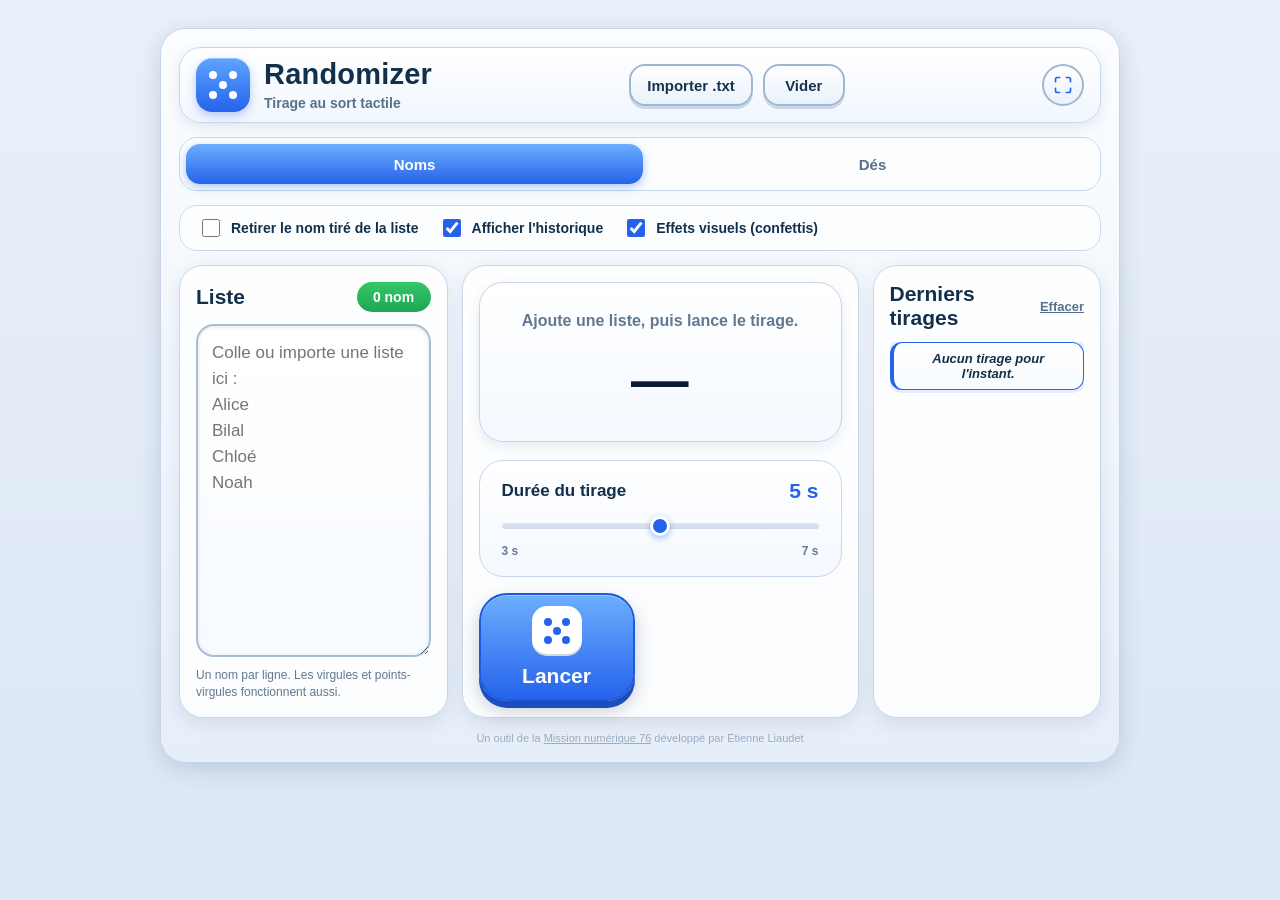
<file: index.html>
<!DOCTYPE html>
<html lang="fr">
<head>
    <meta charset="UTF-8">
    <meta http-equiv="Content-Type" content="text/html; charset=utf-8">
    <meta name="viewport" content="width=device-width, initial-scale=1.0">
    <title>Randomizer - Tirage au sort</title>
    <meta name="description" content="Tirage au sort de noms avec liste importable, durée réglable et confettis.">
    <link rel="icon" href="icon.png">
    <link rel="stylesheet" href="css/style.css">
</head>
<body>
    <div id="app" aria-label="Randomizer de tirage au sort">
        <div id="confettiLayer" aria-hidden="true"></div>
        <div id="notifBanner" class="notifBanner" role="status" aria-live="polite"></div>

        <header class="topbar">
            <div class="brand">
                <div class="logoDice" aria-hidden="true"><span></span><span></span><span></span><span></span><span></span></div>
                <div>
                    <h1>Randomizer</h1>
                    <p>Tirage au sort tactile</p>
                </div>
            </div>
            <div class="topActions" id="namesTopActions">
                <button type="button" id="btnImport" class="softButton">Importer .txt</button>
                <input type="file" id="fileImport" accept=".txt,.csv,text/plain" style="display:none">
                <button type="button" id="btnClear" class="softButton danger">Vider</button>
            </div>
            <div class="topActions globalActions">
                <button type="button" id="btnFullscreen" class="btnIcon" title="Plein écran (F)" aria-label="Activer le plein écran">
                    <svg class="iconExpand" viewBox="0 0 24 24" aria-hidden="true"><path d="M8 3H5a2 2 0 0 0-2 2v3m18 0V5a2 2 0 0 0-2-2h-3m0 18h3a2 2 0 0 0 2-2v-3M3 16v3a2 2 0 0 0 2 2h3" fill="none" stroke="currentColor" stroke-width="2" stroke-linecap="round" stroke-linejoin="round"/></svg>
                    <svg class="iconCompress" viewBox="0 0 24 24" aria-hidden="true" hidden><path d="M9 3v3a2 2 0 0 1-2 2H4m17 0h-3a2 2 0 0 1-2-2V3m0 18v-3a2 2 0 0 1 2-2h3M4 15h3a2 2 0 0 1 2 2v3" fill="none" stroke="currentColor" stroke-width="2" stroke-linecap="round" stroke-linejoin="round"/></svg>
                </button>
            </div>
        </header>

        <nav class="tabBar" role="tablist" aria-label="Type de tirage">
            <button type="button" class="tabButton active" data-tab="names" role="tab" aria-selected="true">Noms</button>
            <button type="button" class="tabButton" data-tab="dice" role="tab" aria-selected="false">Dés</button>
        </nav>

        <section class="optionsBar">
            <label class="optionToggle" id="removeDrawnOption">
                <input type="checkbox" id="removeDrawnToggle">
                <span>Retirer le nom tiré de la liste</span>
            </label>
            <label class="optionToggle">
                <input type="checkbox" id="showHistoryToggle" checked>
                <span>Afficher l'historique</span>
            </label>
            <label class="optionToggle">
                <input type="checkbox" id="confettiToggle" checked>
                <span>Effets visuels (confettis)</span>
            </label>
        </section>

        <main class="layout">
            <div class="tabPanel" id="tabPanel-names">
                <section class="panel listPanel">
                    <div class="panelHeader">
                        <h2>Liste</h2>
                        <span id="countBadge">0 nom</span>
                    </div>
                    <textarea id="nameList" spellcheck="false" placeholder="Colle ou importe une liste ici :&#10;Alice&#10;Bilal&#10;Chloé&#10;Noah"></textarea>
                    <p class="hint">Un nom par ligne. Les virgules et points-virgules fonctionnent aussi.</p>
                </section>

                <section class="panel drawPanel">
                    <div id="resultCard">
                        <div id="statusText" aria-live="polite">Ajoute une liste, puis lance le tirage.</div>
                        <div id="resultName" aria-live="off">—</div>
                    </div>

                    <div class="controls">
                        <div class="speedBox">
                            <div class="speedHeader">
                                <label for="durationRange">Durée du tirage</label>
                                <strong><span id="durationValue">5</span> s</strong>
                            </div>
                            <input id="durationRange" type="range" min="3" max="7" value="5" step="1">
                            <div class="rangeLabels"><span>3 s</span><span>7 s</span></div>
                        </div>

                        <button type="button" id="drawButton" class="drawButton" aria-label="Lancer le tirage au sort">
                            <span class="dieButton" aria-hidden="true"><i></i><i></i><i></i><i></i><i></i></span>
                            <span>Lancer</span>
                        </button>
                    </div>
                </section>
            </div>

            <div class="tabPanel" id="tabPanel-dice" hidden>
                <section class="panel listPanel dicePanel">
                    <div class="panelHeader">
                        <h2>Dés</h2>
                    </div>

                    <div class="diceGroup">
                        <span class="diceGroupLabel" id="diceStyleLabel">Sélectionner un dé</span>
                        <div class="pillRow" role="group" aria-labelledby="diceStyleLabel">
                            <button type="button" class="pillBtn iconPill active" data-style="pips" aria-label="Dé à points" aria-pressed="true">
                                <span class="miniPipFace" data-value="5" aria-hidden="true"></span>
                            </button>
                            <button type="button" class="pillBtn iconPill" data-style="digits" aria-label="Dé à chiffres" aria-pressed="false">5</button>
                            <button type="button" class="pillBtn iconPill" data-style="hands" aria-label="Dé à doigts" aria-pressed="false">
                                <span class="miniHand" data-value="5" aria-hidden="true"></span>
                            </button>
                        </div>
                    </div>

                    <div class="diceGroup">
                        <span class="diceGroupLabel" id="diceCountLabel">Nombre de dé(s)</span>
                        <div class="pillRow" id="diceCountRow" role="group" aria-labelledby="diceCountLabel"></div>
                    </div>

                    <div class="diceGroup">
                        <span class="diceGroupLabel" id="diceSidesLabel">Valeur max</span>
                        <div class="pillRow" id="diceSidesRow" role="group" aria-labelledby="diceSidesLabel"></div>
                    </div>

                    <p class="hint">Choisis le style, le nombre de dés et leur valeur max, puis lance.</p>
                </section>

                <section class="panel drawPanel">
                    <div id="diceResultCard">
                        <div id="diceStatusText" aria-live="polite">Prêt à lancer les dés.</div>
                        <div id="diceFaces" class="diceFaces"></div>
                        <div id="diceTotal" class="diceTotal" hidden>Total : <strong id="diceTotalValue">0</strong></div>
                    </div>

                    <div class="controls diceControls">
                        <button type="button" id="diceRollButton" class="drawButton" aria-label="Lancer les dés">
                            <span class="dieButton" aria-hidden="true"><i></i><i></i><i></i><i></i><i></i></span>
                            <span>Lancer</span>
                        </button>
                    </div>
                </section>
            </div>

            <aside class="panel historyPanel" id="historyPanel">
                <div class="panelHeader">
                    <h2>Derniers tirages</h2>
                    <button type="button" id="btnClearHistory" class="linkButton">Effacer</button>
                </div>
                <ol id="historyList" class="historyList">
                    <li class="historyEmpty">Aucun tirage pour l'instant.</li>
                </ol>
            </aside>
        </main>

        <footer class="appFooter">
            Un outil de la <a href="https://prim76.ac-normandie.fr/numerique" target="_blank" rel="noopener">Mission numérique 76</a> développé par Etienne Liaudet
        </footer>
    </div>

    <script src="scripts/randomizer.js"></script>
</body>
</html>
</file>
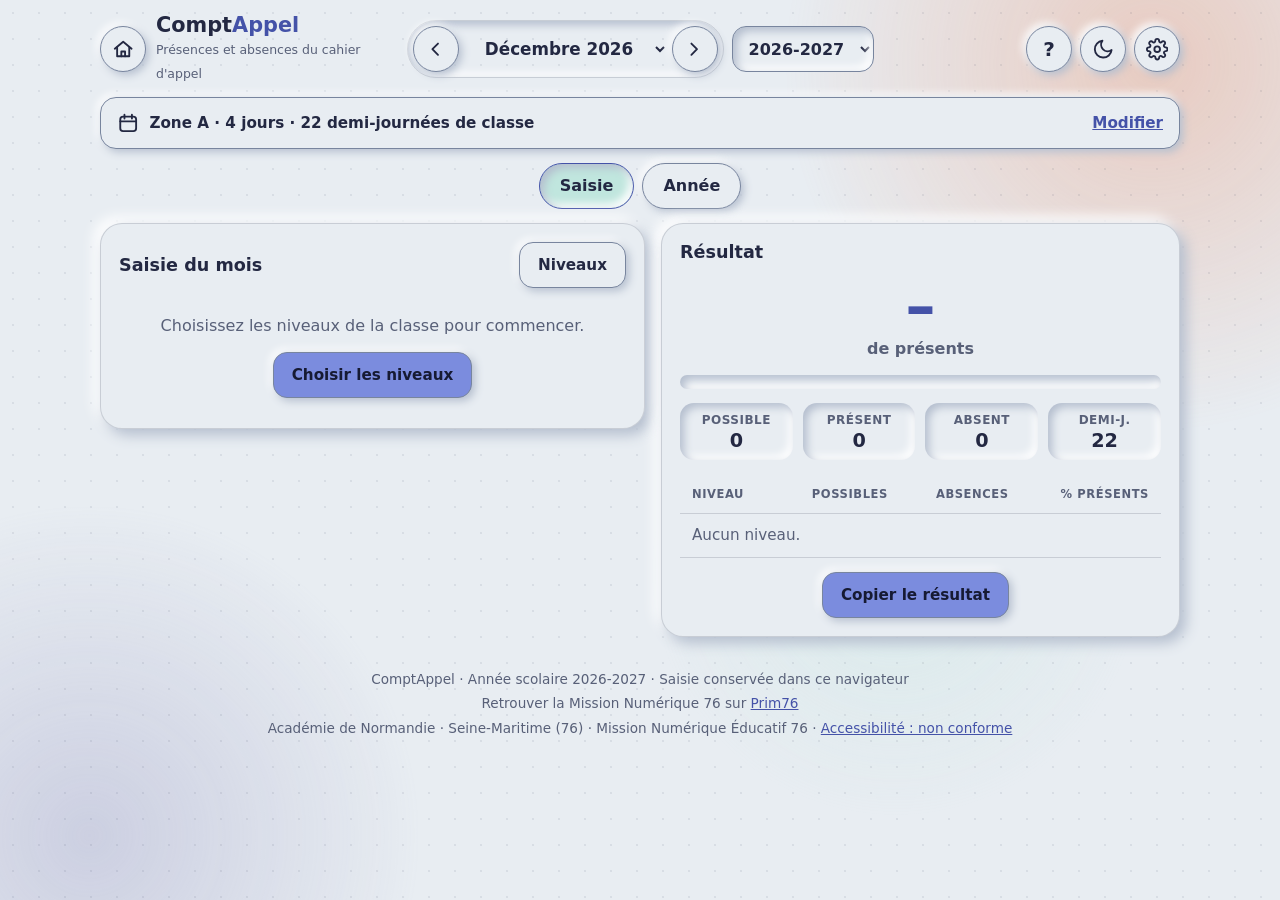
<file: comptappel/index.html>
<!DOCTYPE html>
<html lang="fr">
<head>
<meta charset="utf-8">
<meta name="viewport" content="width=device-width, initial-scale=1, viewport-fit=cover">
<meta http-equiv="Content-Security-Policy" content="default-src 'self'; script-src 'self'; style-src 'self' https://fonts.googleapis.com; font-src https://fonts.gstatic.com; img-src 'self' data:; object-src 'none'; base-uri 'none'; form-action 'none'">
<title>ComptAppel</title>
<meta name="description" content="ComptAppel : saisie rapide des présences et absences du cahier d'appel, tout sur un écran.">
<link rel="stylesheet" href="https://fonts.googleapis.com/css2?family=Figtree:wght@400;500;700;800&amp;display=swap">
<link rel="stylesheet" href="css/style.css">
<script src="scripts/prefs.js"></script>
</head>
<body>
<a class="skip" href="#main">Aller à la saisie</a>
<div class="bg" aria-hidden="true"><div class="blob blob-a"></div><div class="blob blob-b"></div><div class="blob blob-c"></div><div class="dots"></div></div>
<p class="banner container" id="storeWarn" role="alert" hidden>Sauvegarde automatique indisponible : enregistrez régulièrement un fichier.</p>

<header class="top container">
  <div class="top-l">
    <a class="icon-btn" href="../../index.html" aria-label="Retour à l'accueil Apps1D76"><svg viewBox="0 0 24 24" aria-hidden="true"><path d="M3 11.5 12 4l9 7.5"/><path d="M5.5 10v9.5h13V10"/><path d="M10 19.5v-5h4v5"/></svg></a>
    <div class="brand"><b>Compt<span>Appel</span></b><small>Présences et absences du cahier d'appel</small></div>
  </div>
  <div class="top-m">
    <div class="pill" role="group" aria-label="Mois">
      <button type="button" class="icon-btn" id="prev" aria-label="Mois précédent"><svg viewBox="0 0 24 24" aria-hidden="true"><path d="m15 6-6 6 6 6"/></svg></button>
      <label for="month" class="sr-only">Mois</label><select id="month"></select>
      <button type="button" class="icon-btn" id="next" aria-label="Mois suivant"><svg viewBox="0 0 24 24" aria-hidden="true"><path d="m9 6 6 6-6 6"/></svg></button>
    </div>
    <label for="year" class="sr-only">Année scolaire</label><select id="year" class="yearsel"></select>
  </div>
  <div class="top-r">
    <button type="button" class="icon-btn qm" id="help-open" aria-haspopup="dialog" aria-label="Aide : comment ça marche"><span aria-hidden="true">?</span></button>
    <button type="button" class="icon-btn" id="theme-toggle" aria-label="Activer le mode sombre">
      <svg class="i-moon" viewBox="0 0 24 24" aria-hidden="true"><path d="M21 12.8A9 9 0 1 1 11.2 3a7 7 0 0 0 9.8 9.8z"/></svg>
      <svg class="i-sun" viewBox="0 0 24 24" aria-hidden="true"><circle cx="12" cy="12" r="4.5"/><path d="M12 1.5v3M12 19.5v3M1.5 12h3M19.5 12h3M4.6 4.6l2.1 2.1M17.3 17.3l2.1 2.1M4.6 19.4l2.1-2.1M17.3 6.7l2.1-2.1"/></svg>
    </button>
    <button type="button" class="icon-btn" id="settings-open" aria-haspopup="dialog" aria-label="Affichage">
      <svg viewBox="0 0 24 24" aria-hidden="true"><circle cx="12" cy="12" r="3"/><path d="M19.4 15a1.7 1.7 0 0 0 .3 1.8l.1.1a2 2 0 1 1-2.8 2.8l-.1-.1a1.7 1.7 0 0 0-1.8-.3 1.7 1.7 0 0 0-1 1.5V21a2 2 0 1 1-4 0v-.1a1.7 1.7 0 0 0-1.1-1.5 1.7 1.7 0 0 0-1.8.3l-.1.1a2 2 0 1 1-2.8-2.8l.1-.1a1.7 1.7 0 0 0 .3-1.8 1.7 1.7 0 0 0-1.5-1H3a2 2 0 1 1 0-4h.1a1.7 1.7 0 0 0 1.5-1.1 1.7 1.7 0 0 0-.3-1.8l-.1-.1a2 2 0 1 1 2.8-2.8l.1.1a1.7 1.7 0 0 0 1.8.3H9a1.7 1.7 0 0 0 1-1.5V3a2 2 0 1 1 4 0v.1a1.7 1.7 0 0 0 1 1.5 1.7 1.7 0 0 0 1.8-.3l.1-.1a2 2 0 1 1 2.8 2.8l-.1.1a1.7 1.7 0 0 0-.3 1.8V9a1.7 1.7 0 0 0 1.5 1H21a2 2 0 1 1 0 4h-.1a1.7 1.7 0 0 0-1.5 1z"/></svg>
    </button>
  </div>
</header>

<main class="container" id="main">
  <button type="button" class="calbtn" id="calBtn" aria-haspopup="dialog">
    <svg viewBox="0 0 24 24" aria-hidden="true"><rect x="3.5" y="5" width="17" height="15.5" rx="3"/><path d="M8 3v4M16 3v4M3.5 10h17"/></svg>
    <span id="calTxt"></span><span class="calmod">Modifier</span>
  </button>

  <div class="tabs" role="tablist" aria-label="Vues">
    <button type="button" role="tab" id="t-saisie" aria-controls="p-saisie" aria-selected="true">Saisie</button>
    <button type="button" role="tab" id="t-resultat" aria-controls="p-resultat" aria-selected="false">Résultat <b id="tabPct"></b></button>
    <button type="button" role="tab" id="t-annee" aria-controls="p-annee" aria-selected="false">Année</button>
  </div>

  <div class="views" id="views">
    <section class="pane" id="p-saisie" role="tabpanel" aria-labelledby="t-saisie">
      <div class="pane-head"><h2>Saisie du mois</h2><button type="button" class="btn" id="lvBtn" aria-haspopup="dialog">Niveaux</button></div>
      <div id="rows"></div>
      <p class="hint" id="rowsHint">Élèves présents tout le mois, absences en demi-journées (une journée entière = 2). Le bouton <svg class="inl" viewBox="0 0 24 24" aria-hidden="true"><circle cx="8.5" cy="8" r="3.2"/><path d="M2.5 20c0-3.4 2.7-6 6-6s6 2.6 6 6"/><path d="M17 6.5h4.5m0 0-1.8-1.8M21.5 6.5l-1.8 1.8M21.5 13H17m0 0 1.8-1.8M17 13l1.8 1.8"/></svg> à droite d'une ligne sert à signaler l'arrivée ou le départ d'un élève en cours de mois. Entrée passe au champ suivant.</p>
    </section>

    <section class="pane" id="p-resultat" role="tabpanel" aria-labelledby="t-resultat">
      <div class="pane-head"><h2>Résultat</h2><span class="hint" id="resCap"></span></div>
      <div class="big"><div class="bigpct" id="bigPct">–</div><div class="bigcap">de présents</div></div>
      <div class="meter" aria-hidden="true"><span id="meter"></span></div>
      <dl class="stats" id="stats"></dl>
      <div class="tw"><table id="res"></table></div>
      <div class="bar"><button type="button" class="btn primary" id="copy">Copier le résultat</button><span class="hint" id="copied" role="status"></span></div>
    </section>

    <section class="pane" id="p-annee" role="tabpanel" aria-labelledby="t-annee">
      <div class="pane-head"><h2>Cumul de l'année</h2></div>
      <div class="tw"><table id="recap"></table></div>
      <div class="tw"><table id="recapLv"></table></div>
      <div class="bar">
        <button type="button" class="btn primary" id="save">Enregistrer un fichier</button>
        <button type="button" class="btn primary" id="pdf">Exporter en PDF</button>
        <button type="button" class="btn" id="loadBtn">Charger un fichier</button>
        <input type="file" id="load" accept=".json,application/json" hidden>
      </div>
      <div class="ask" id="importAsk" hidden>
        <p id="importTxt"></p>
        <div class="bar"><button type="button" class="btn primary" id="importOk">Remplacer</button><button type="button" class="btn" id="importNo">Annuler</button></div>
      </div>
      <p class="hint" id="fileMsg" role="status"></p>
      <p class="hint">Le fichier contient toute la saisie de l'année. Enregistrez-le après chaque mois, rechargez-le pour retrouver vos données sur un autre appareil.</p>
    </section>
  </div>
</main>

<footer class="footer container">
  <p id="foot">ComptAppel · Saisie conservée dans ce navigateur</p>
  <p>Retrouver la Mission Numérique 76 sur <a href="https://prim76.ac-normandie.fr/numerique">Prim76</a></p>
  <p>Académie de Normandie · Seine-Maritime (76) · Mission Numérique Éducatif 76 · <a href="../../accessibilite.html">Accessibilité : non conforme</a></p>
</footer>
<p class="sr-only" id="announce" aria-live="polite"></p>

<dialog id="dlgCal" aria-labelledby="cal-title">
  <div class="settings">
    <div class="settings-head"><h2 id="cal-title">Calendrier du mois</h2><button type="button" class="icon-btn" data-close aria-label="Fermer"><svg viewBox="0 0 24 24" aria-hidden="true"><path d="M6 6l12 12M18 6 6 18"/></svg></button></div>
    <p class="hint">Réglages propres à ce mois : un nouveau mois reprend ceux du mois précédent.</p>
    <fieldset><legend>Zone</legend><div class="seg" id="zone"></div></fieldset>
    <fieldset><legend>Rythme</legend><div class="seg" id="rhythm"></div></fieldset>
    <div class="fld"><label for="days">Demi-journées de classe</label>
      <div class="step"><button type="button" class="stp" id="dm" aria-label="Moins une demi-journée">−</button><input type="number" id="days" min="0" max="80" step="1" inputmode="numeric"><button type="button" class="stp" id="dp" aria-label="Plus une demi-journée">+</button></div>
      <span class="hint" id="autoNote"></span>
      <button type="button" class="btn ghost" id="reset" hidden>Remettre le calcul automatique</button>
    </div>
    <fieldset><legend>Jours sans classe</legend>
      <p class="hint">Grève, fermeture, pont, journée pédagogique… retirés du décompte.</p>
      <div id="offList"></div>
      <button type="button" class="btn" id="offAdd">+ Ajouter un jour sans classe</button>
      <p class="hint" id="offNote"></p>
    </fieldset>
    <div class="settings-foot"><span></span><button type="button" class="btn primary" data-close>Terminé</button></div>
  </div>
</dialog>

<dialog id="dlgMv" aria-labelledby="mv-title">
  <div class="settings">
    <div class="settings-head"><h2 id="mv-title">Arrivées et départs</h2><button type="button" class="icon-btn" data-close aria-label="Fermer"><svg viewBox="0 0 24 24" aria-hidden="true"><path d="M6 6l12 12M18 6 6 18"/></svg></button></div>
    <p class="hint">Élève arrivé ou parti en cours de mois : compté à partir du jour d'arrivée, ou jusqu'au jour de départ inclus.</p>
    <div id="mvList"></div>
    <button type="button" class="btn" id="mvAdd">+ Ajouter un élève arrivé ou parti</button>
    <div class="settings-foot"><span></span><button type="button" class="btn primary" data-close>Terminé</button></div>
  </div>
</dialog>

<dialog id="dlgLv" aria-labelledby="lv-title">
  <div class="settings">
    <div class="settings-head"><h2 id="lv-title">Niveaux de la classe</h2><button type="button" class="icon-btn" data-close aria-label="Fermer"><svg viewBox="0 0 24 24" aria-hidden="true"><path d="M6 6l12 12M18 6 6 18"/></svg></button></div>
    <fieldset><legend>Niveaux</legend><div class="chips" id="levels"></div></fieldset>
    <fieldset><legend>TPS et dispositifs</legend><div class="chips" id="extraBox"></div></fieldset>
    <div class="settings-foot"><span></span><button type="button" class="btn primary" data-close>Terminé</button></div>
  </div>
</dialog>

<dialog id="help" aria-labelledby="help-title">
  <div class="settings help">
    <div class="settings-head"><h2 id="help-title">Comment ça marche ?</h2><button type="button" class="icon-btn" data-close aria-label="Fermer"><svg viewBox="0 0 24 24" aria-hidden="true"><path d="M6 6l12 12M18 6 6 18"/></svg></button></div>
    <p>ComptAppel calcule le pourcentage de présents du cahier d'appel, chaque mois, pour la classe et par niveau.</p>
    <ol>
      <li><b>Choisissez le mois</b> en haut. La zone, le rythme et les demi-journées de classe sont dans « Calendrier du mois » (calcul automatique, modifiable).</li>
      <li><b>Niveaux</b> : bouton « Niveaux » pour cocher ceux de la classe.</li>
      <li><b>Saisissez</b>, pour chaque niveau, les élèves présents tout le mois et les absences en demi-journées. Entrée passe au champ suivant.</li>
      <li><b>Arrivée ou départ en cours de mois</b> : bouton à droite de la ligne du niveau.</li>
      <li><b>Résultat</b> : en direct (à côté de la saisie, ou dans l'onglet Résultat sur petit écran). L'onglet Année donne le cumul, le PDF et la sauvegarde.</li>
    </ol>
    <div class="formula">Présences possibles = élèves × demi-journées de classe (+ celles des élèves arrivés ou partis)<br>Présences = possibles − absences<br>% présents = présences ÷ possibles × 100</div>
    <p class="hint">Rien n'est envoyé sur internet. Les données restent dans ce navigateur.</p>
    <div class="settings-foot"><span></span><button type="button" class="btn primary" data-close>Compris</button></div>
  </div>
</dialog>

<dialog id="settings" aria-labelledby="settings-title">
  <div class="settings">
    <div class="settings-head">
      <h2 id="settings-title">Paramètres d'affichage</h2>
      <button type="button" class="icon-btn" id="settings-x" aria-label="Fermer"><svg viewBox="0 0 24 24" aria-hidden="true"><path d="M6 6l12 12M18 6 6 18"/></svg></button>
    </div>
    <fieldset><legend>Thème</legend><div class="seg">
      <label><input type="radio" name="theme" value="light"><span>Clair</span></label>
      <label><input type="radio" name="theme" value="dark"><span>Sombre</span></label>
      <label><input type="radio" name="theme" value="auto"><span>Système</span></label></div></fieldset>
    <fieldset><legend>Taille du texte</legend><div class="seg">
      <label><input type="radio" name="text" value="100"><span>Normale</span></label>
      <label><input type="radio" name="text" value="115"><span class="t115">Grande</span></label>
      <label><input type="radio" name="text" value="130"><span class="t130">Très grande</span></label></div></fieldset>
    <fieldset><legend>Animations</legend><div class="seg">
      <label><input type="radio" name="motion" value="on"><span>Activées</span></label>
      <label><input type="radio" name="motion" value="reduce"><span>Réduites</span></label>
      <label><input type="radio" name="motion" value="auto"><span>Système</span></label></div></fieldset>
    <label class="switch"><input type="checkbox" name="contrast"><span>Contraste renforcé</span></label>
    <div class="settings-foot">
      <button type="button" class="btn ghost" id="prefs-reset">Réinitialiser</button>
      <button type="button" class="btn primary" id="settings-close">Fermer</button>
    </div>
  </div>
</dialog>

<script src="scripts/calendar.js"></script>
<script src="scripts/core.js"></script>
<script src="scripts/pdf.js"></script>
<script src="scripts/app.js"></script>
</body>
</html>
</file>
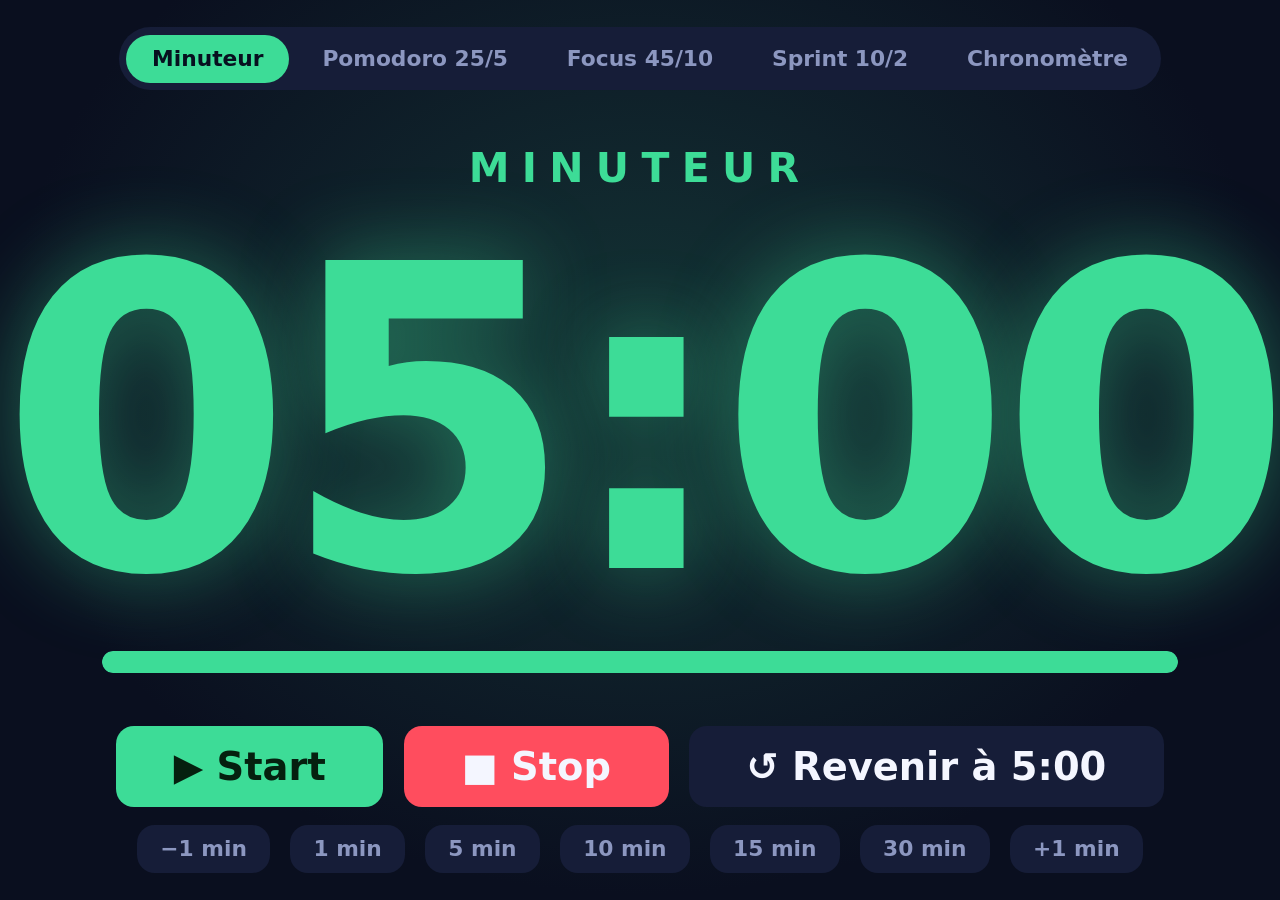
<file: timer.html>
<!DOCTYPE html>
<html lang="fr">
<head>
<meta charset="UTF-8">
<meta name="viewport" content="width=device-width, initial-scale=1">
<title>Minuteur de classe</title>
<link rel="icon" href="icon.png">
<style>
:root { --bg:#0a0f1f; --fg:#f4f6ff; --ok:#3ddc97; --warn:#ffb020; --bad:#ff4d5e; --rest:#5aa9ff; --card:#161d38; --muted:#8c97c0; }
* { box-sizing:border-box; }
html,body { margin:0; height:100%; color:var(--fg); font-family:system-ui,"Segoe UI",Arial,sans-serif; user-select:none; overflow:hidden; }
body { --c:var(--ok); display:flex; flex-direction:column; align-items:center; justify-content:space-between; padding:3vh 3vw;
  background:radial-gradient(ellipse at 50% 40%, color-mix(in srgb,var(--c) 18%,var(--bg)) 0%, var(--bg) 70%); }
body.rest { --c:var(--rest); } body.warn { --c:var(--warn); } body.bad { --c:var(--bad); }
body.done { animation:blink 1s infinite; }
@keyframes blink { 50% { background:#7a1020; } }
.modes { display:flex; gap:.6vw; padding:.6vw; background:var(--card); border-radius:99px; flex-wrap:wrap; justify-content:center; }
.modes button { background:none; color:var(--muted); font-size:max(1.7vw,14px); padding:.9vw 2vw; border-radius:99px; }
.modes button.on { background:var(--c); color:#07101f; }
main { display:flex; flex-direction:column; align-items:center; gap:2vh; width:100%; }
#label { font-size:max(3.2vw,20px); font-weight:700; letter-spacing:.3em; text-transform:uppercase; color:var(--c); min-height:1.2em; }
#time { font-size:min(33vw,50vh); font-weight:800; font-variant-numeric:tabular-nums; line-height:1; letter-spacing:-.03em; color:var(--c);
  text-shadow:0 0 .2em color-mix(in srgb,var(--c) 45%,transparent); }
#bar { width:84vw; height:2.4vh; background:var(--card); border-radius:99px; overflow:hidden; }
#fill { height:100%; width:100%; background:var(--c); border-radius:99px; transition:width .25s linear; }
.row { display:flex; gap:1.6vw; flex-wrap:wrap; justify-content:center; }
button { font:inherit; font-weight:700; color:var(--fg); background:var(--card); border:0; border-radius:1.4vw; cursor:pointer; transition:transform .1s; }
button:active { transform:scale(.95); }
.big { font-size:max(3vw,20px); padding:1.4vw 4.5vw; }
#start { background:var(--ok); color:#05200f; } #stop { background:var(--bad); }
.presets { margin-top:2vh; }
.presets button { font-size:max(1.7vw,14px); padding:.9vw 1.8vw; color:var(--muted); }
.presets button:hover { color:var(--fg); }
.presets[hidden] { display:none; }
</style>
</head>
<body>
<nav class="modes" id="modes"></nav>
<main>
  <div id="label">&nbsp;</div>
  <div id="time">05:00</div>
  <div id="bar"><div id="fill"></div></div>
</main>
<div>
  <div class="row">
    <button class="big" id="start">▶ Start</button>
    <button class="big" id="stop">■ Stop</button>
    <button class="big" id="reset">↺ Revenir à <span id="resetLabel"></span></button>
  </div>
  <div class="row presets" id="presets">
    <button data-d="-60">−1 min</button>
    <button data-set="60">1 min</button><button data-set="300">5 min</button><button data-set="600">10 min</button>
    <button data-set="900">15 min</button><button data-set="1800">30 min</button>
    <button data-d="60">+1 min</button>
  </div>
</div>
<script>
(function () {
  var $ = function (id) { return document.getElementById(id); };
  // phases: [nom, secondes]; plusieurs phases = cycle qui boucle
  var modes = {
    timer:  { name: 'Minuteur', p: [['Minuteur', 300]] },
    pomo:   { name: 'Pomodoro 25/5', p: [['Travail', 1500], ['Pause', 300]] },
    focus:  { name: 'Focus 45/10', p: [['Travail', 2700], ['Pause', 600]] },
    sprint: { name: 'Sprint 10/2', p: [['Sprint', 600], ['Pause', 120]] },
    chrono: { name: 'Chronomètre', up: 1 }
  };
  var mode = 'timer', i = 0, base = 300, left = 300, ref = 0, timer = null;

  function fmt(s, up) {
    s = up ? Math.floor(s) : Math.ceil(s);
    return String(Math.floor(s / 60)).padStart(2, '0') + ':' + String(s % 60).padStart(2, '0');
  }
  function load() { var m = modes[mode]; base = m.up ? 0 : m.p[i][1]; left = base; }

  function draw() {
    var m = modes[mode], b = document.body, rest = !m.up && m.p[i][0] === 'Pause';
    $('time').textContent = fmt(left, m.up);
    $('label').textContent = m.up ? 'Chronomètre' : m.p[i][0];
    $('resetLabel').textContent = m.up ? '00:00' : fmt(m.p[0][1]).replace(/^0/, '');
    $('fill').style.width = (m.up ? 100 : left / base * 100) + '%';
    document.title = fmt(left, m.up) + ' — Minuteur';
    b.classList.toggle('rest', rest);
    b.classList.toggle('warn', !m.up && left <= 60 && left > 10);
    b.classList.toggle('bad', !m.up && left <= 10);
    b.classList.toggle('done', !m.up && left <= 0);
    $('presets').hidden = mode !== 'timer';
    document.querySelectorAll('.modes button').forEach(function (x) { x.classList.toggle('on', x.dataset.m === mode); });
  }

  function beep(n) {
    try {
      var c = new (window.AudioContext || window.webkitAudioContext)(), t = c.currentTime;
      for (var k = 0; k < n; k++) {
        var o = c.createOscillator(), g = c.createGain();
        o.frequency.value = 880; o.connect(g); g.connect(c.destination);
        g.gain.setValueAtTime(.3, t + k * .5); g.gain.setValueAtTime(0, t + k * .5 + .3);
        o.start(t + k * .5); o.stop(t + k * .5 + .3);
      }
    } catch (e) {}
  }

  function stop() { clearInterval(timer); timer = null; }
  function tick() {
    var m = modes[mode];
    if (m.up) left = (Date.now() - ref) / 1000;
    else {
      left = (ref - Date.now()) / 1000;
      if (left <= 0) {
        if (m.p.length > 1) { i = (i + 1) % m.p.length; load(); ref = Date.now() + left * 1000; beep(2); }
        else { left = 0; stop(); beep(3); }
      }
    }
    draw();
  }
  function start() {
    if (timer) return;
    var m = modes[mode];
    if (!m.up && left <= 0) left = base;
    ref = Date.now() + (m.up ? -left : left) * 1000;
    timer = setInterval(tick, 200);
    tick();
  }
  function reset() { stop(); i = 0; load(); draw(); }
  function setMode(k) { mode = k; reset(); }
  function setBase(s) { modes.timer.p[0][1] = Math.max(10, Math.min(5999, s)); reset(); }

  $('modes').innerHTML = Object.keys(modes).map(function (k) {
    return '<button data-m="' + k + '">' + modes[k].name + '</button>';
  }).join('');
  $('modes').onclick = function (e) { if (e.target.dataset.m) setMode(e.target.dataset.m); };
  $('start').onclick = start;
  $('stop').onclick = function () { stop(); draw(); };
  $('reset').onclick = reset;
  $('presets').onclick = function (e) {
    var d = e.target.dataset;
    if (d.set) setBase(+d.set); else if (d.d) setBase(modes.timer.p[0][1] + +d.d);
  };
  document.onkeydown = function (e) {
    if (e.code === 'Space') { e.preventDefault(); timer ? stop() : start(); draw(); }
    if (e.key === 'r') reset();
  };
  reset();
})();
</script>
</body>
</html>
</file>
<file: css/style.css>
* {
    box-sizing: border-box;
}

[hidden] {
    display: none !important;
}

html, body {
    margin: 0;
    padding: 0;
    min-height: 100%;
    background: linear-gradient(180deg, #e9f0f9 0%, #dde8f5 100%);
    font-family: Arial, Helvetica, sans-serif;
}

button, input, textarea {
    font-family: Arial, Helvetica, sans-serif;
}

button, input[type="range"] {
    touch-action: manipulation;
    -ms-touch-action: manipulation;
}

body {
    display: flex;
    justify-content: center;
    align-items: flex-start;
    padding: clamp(8px, 3vw, 28px);
}

#app {
    position: relative;
    width: 100%;
    max-width: 960px;
    color: #11263d;
    background: linear-gradient(180deg, #fbfdff 0%, #f0f6fd 58%, #e6eef9 100%);
    border: 1px solid #c6d5e7;
    border-radius: clamp(14px, 2vw, 26px);
    box-shadow: inset 0 1px 0 rgba(255,255,255,.92), 0 6px 22px rgba(23,52,84,.16);
    padding: clamp(10px, 2vw, 18px);
    display: flex;
    flex-direction: column;
    gap: 14px;
    overflow-y: auto;
}

#app:fullscreen,
#app.fakeFullscreen {
    max-width: none;
    width: 100vw;
    height: 100vh;
    border-radius: 0;
    border: none;
    box-shadow: none;
    justify-content: center;
}

#app.fakeFullscreen {
    position: fixed;
    inset: 0;
    z-index: 999999;
    background: linear-gradient(180deg, #fbfdff 0%, #f0f6fd 58%, #e6eef9 100%);
}

.notifBanner {
    position: absolute;
    top: 0;
    left: 0;
    right: 0;
    z-index: 70;
    padding: 12px 20px;
    text-align: center;
    font-weight: bold;
    font-size: 14px;
    color: #fff;
    background: linear-gradient(135deg, #2563eb, #1f59dd);
    border-radius: clamp(14px, 2vw, 26px) clamp(14px, 2vw, 26px) 0 0;
    transform: translateY(-120%);
    transition: transform .35s cubic-bezier(.34,1.56,.64,1);
    pointer-events: none;
}

.notifBanner.visible {
    transform: translateY(0);
}

.notifBanner.success {
    background: linear-gradient(135deg, #34c768, #1fa653);
}

.notifBanner.error {
    background: linear-gradient(135deg, #f46274, #d9304a);
}

.btnIcon {
    width: 42px;
    height: 42px;
    padding: 0;
    color: #2563eb;
    background: linear-gradient(180deg, #ffffff, #e9f2fb);
    border: 2px solid #9eb8d3;
    border-radius: 50%;
    cursor: pointer;
    display: flex;
    align-items: center;
    justify-content: center;
}

.btnIcon svg {
    width: 20px;
    height: 20px;
}

.btnIcon:hover,
.btnIcon:focus {
    border-color: #2563eb;
    outline: none;
}

.topbar {
    display: flex;
    flex-wrap: wrap;
    align-items: center;
    justify-content: space-between;
    gap: 12px;
    padding: 10px 16px;
    background: linear-gradient(180deg, rgba(255,255,255,.98), rgba(241,247,254,.98));
    border: 1px solid #c9d8ea;
    border-radius: 22px;
    box-shadow: 0 4px 14px rgba(23,52,84,.10);
}

.brand {
    display: flex;
    align-items: center;
    gap: 14px;
}

.logoDice {
    position: relative;
    width: 54px;
    height: 54px;
    flex: 0 0 auto;
    background: linear-gradient(180deg, #5ea4ff, #2563eb);
    border-radius: 16px;
    box-shadow: inset 0 1px 0 rgba(255,255,255,.35), 0 4px 10px rgba(37,99,235,.30);
}

.logoDice span,
.dieButton i {
    position: absolute;
    display: block;
    width: 8px;
    height: 8px;
    background: #fff;
    border-radius: 50%;
}

.logoDice span:nth-child(1) { left: 13px; top: 13px; }
.logoDice span:nth-child(2) { right: 13px; top: 13px; }
.logoDice span:nth-child(3) { left: 23px; top: 23px; }
.logoDice span:nth-child(4) { left: 13px; bottom: 13px; }
.logoDice span:nth-child(5) { right: 13px; bottom: 13px; }

h1 {
    margin: 0;
    color: #12304b;
    font-size: clamp(20px, 3vw, 29px);
    line-height: 1.1;
    letter-spacing: .2px;
}

.brand p {
    margin: 4px 0 0;
    color: #58718b;
    font-size: 14px;
    font-weight: bold;
}

.topActions {
    display: flex;
    align-items: center;
    flex-wrap: wrap;
    gap: 10px;
}

.softButton {
    height: 42px;
    min-width: 122px;
    padding: 0 16px;
    color: #18324e;
    background: linear-gradient(180deg, #ffffff, #e9f2fb);
    border: 2px solid #9eb8d3;
    border-radius: 16px;
    box-shadow: inset 0 1px 0 rgba(255,255,255,.9), 0 3px 0 #cbd8e7;
    font-size: 15px;
    font-weight: bold;
    cursor: pointer;
}

.softButton.danger {
    min-width: 82px;
}

.softButton:hover,
.softButton:focus,
.drawButton:hover,
.drawButton:focus {
    border-color: #2563eb;
    box-shadow: 0 0 0 5px rgba(37,99,235,.13), inset 0 1px 0 rgba(255,255,255,.9);
    outline: none;
}

.softButton:active,
.drawButton:active {
    transform: translateY(2px);
}

.drawButton:disabled {
    opacity: .6;
    cursor: default;
    transform: none;
}

.tabBar {
    display: flex;
    flex-wrap: wrap;
    gap: 8px;
    padding: 6px;
    background: rgba(255,255,255,.6);
    border: 1px solid #c9d8ea;
    border-radius: 18px;
}

.tabButton {
    flex: 1 1 auto;
    min-width: 100px;
    height: 40px;
    padding: 0 16px;
    color: #58718b;
    background: transparent;
    border: none;
    border-radius: 14px;
    font-size: 15px;
    font-weight: bold;
    cursor: pointer;
}

.tabButton:hover,
.tabButton:focus {
    color: #2563eb;
    outline: none;
}

.tabButton.active {
    color: #fff;
    background: linear-gradient(180deg, #6caeff, #2563eb);
    box-shadow: 0 3px 10px rgba(37,99,235,.35);
}

.tabPanel {
    display: contents;
}

.optionsBar {
    display: flex;
    flex-wrap: wrap;
    align-items: center;
    gap: 10px 20px;
    padding: 10px 18px;
    background: rgba(255,255,255,.7);
    border: 1px solid #c9d8ea;
    border-radius: 18px;
}

.optionToggle {
    display: flex;
    align-items: center;
    gap: 8px;
    color: #12304b;
    font-size: 14px;
    font-weight: bold;
    cursor: pointer;
    user-select: none;
}

.optionToggle input[type="checkbox"] {
    width: 18px;
    height: 18px;
    accent-color: #2563eb;
    cursor: pointer;
}

.linkButton {
    padding: 6px 4px;
    margin: -6px -4px;
    color: #58718b;
    background: none;
    border: none;
    font-size: 13px;
    font-weight: bold;
    text-decoration: underline;
    cursor: pointer;
}

.linkButton:hover,
.linkButton:focus {
    color: #2563eb;
    outline: none;
}

.layout {
    display: flex;
    flex-wrap: wrap;
    gap: 14px;
}

.panel {
    background: rgba(255,255,255,.88);
    border: 1px solid #c7d7e9;
    border-radius: 24px;
    box-shadow: 0 5px 18px rgba(23,52,84,.10), inset 0 1px 0 rgba(255,255,255,.9);
    padding: 16px;
}

.listPanel {
    flex: 1 1 260px;
    min-width: 240px;
    display: flex;
    flex-direction: column;
}

.panelHeader {
    display: flex;
    align-items: center;
    justify-content: space-between;
    margin-bottom: 12px;
}

.panelHeader h2 {
    margin: 0;
    color: #12304b;
    font-size: 21px;
}

#countBadge {
    min-width: 74px;
    height: 30px;
    padding: 0 12px;
    color: #fff;
    background: linear-gradient(180deg, #34c768, #1fa653);
    border-radius: 999px;
    text-align: center;
    line-height: 30px;
    font-size: 14px;
    font-weight: bold;
}

#nameList {
    width: 100%;
    flex: 1 1 auto;
    min-height: 200px;
    resize: vertical;
    padding: 14px;
    color: #10253b;
    background: linear-gradient(180deg, #ffffff, #f7fbff);
    border: 2px solid #a9bed5;
    border-radius: 18px;
    box-shadow: inset 0 1px 4px rgba(23,52,84,.12);
    font-size: 17px;
    line-height: 26px;
}

#nameList:focus {
    border-color: #2563eb;
    box-shadow: 0 0 0 5px rgba(37,99,235,.13), inset 0 1px 4px rgba(23,52,84,.10);
    outline: none;
}

.hint {
    margin: 10px 0 0;
    color: #617891;
    font-size: 12px;
    line-height: 17px;
}

.dicePanel {
    display: flex;
    flex-direction: column;
}

.diceGroup {
    margin-bottom: 16px;
}

.diceGroup:last-of-type {
    margin-bottom: 0;
}

.diceGroupLabel {
    display: block;
    margin-bottom: 8px;
    color: #58718b;
    font-size: 12px;
    font-weight: bold;
    text-transform: uppercase;
    letter-spacing: .4px;
}

.pillRow {
    display: flex;
    flex-wrap: wrap;
    gap: 8px;
}

.pillBtn {
    min-width: 38px;
    height: 38px;
    padding: 0 10px;
    color: #58718b;
    background: linear-gradient(180deg, #ffffff, #eef4fb);
    border: 2px solid #c7d7e9;
    border-radius: 999px;
    font-size: 14px;
    font-weight: bold;
    cursor: pointer;
    display: flex;
    align-items: center;
    justify-content: center;
}

.pillBtn:hover,
.pillBtn:focus {
    border-color: #2563eb;
    outline: none;
}

.pillBtn.active {
    color: #fff;
    background: linear-gradient(180deg, #6caeff, #2563eb);
    border-color: #1f59dd;
    box-shadow: 0 3px 8px rgba(37,99,235,.30);
}

.pillBtn.iconPill {
    width: 46px;
    height: 46px;
    padding: 0;
    border-radius: 14px;
    font-size: 18px;
    font-weight: 900;
}

.miniPipFace,
.miniHand {
    position: relative;
    display: block;
    width: 22px;
    height: 22px;
}

#diceResultCard {
    position: relative;
    flex: 1 1 auto;
    min-height: 220px;
    border-radius: 24px;
    background: linear-gradient(180deg, #ffffff, #f4f9ff);
    border: 1px solid #c4d5e8;
    box-shadow: inset 0 1px 0 rgba(255,255,255,.95), 0 5px 14px rgba(23,52,84,.09);
    display: flex;
    flex-direction: column;
    justify-content: center;
    align-items: center;
    text-align: center;
    padding: 18px;
    gap: 12px;
}

#diceStatusText {
    min-height: 24px;
    color: #617891;
    font-size: 16px;
    font-weight: bold;
}

.diceFaces {
    --dieSize: 64px;
    display: flex;
    flex-wrap: wrap;
    justify-content: center;
    align-items: center;
    gap: 14px;
    width: 100%;
}

.dieFace {
    position: relative;
    display: flex;
    align-items: center;
    justify-content: center;
    flex: 0 0 auto;
    width: var(--dieSize);
    height: var(--dieSize);
    color: #1f2937;
    background: #ffffff;
    border: 2.5px solid #2563eb;
    border-radius: 16px;
    box-shadow: 0 6px 14px rgba(23,52,84,.22);
    font-size: calc(var(--dieSize) * 0.4);
    font-weight: 900;
}

.dieFace.rolling {
    animation: dieShake .3s ease-in-out infinite;
}

.dieFace.dropping {
    animation: dieDrop 550ms cubic-bezier(.34, 1.56, .64, 1) both;
}

.dieFace.landed {
    animation: dieLanded .4s ease-out;
}

@keyframes dieDrop {
    0% { transform: translateY(-90px) scale(.7); opacity: 0; }
    55% { transform: translateY(6px) scale(1.05); opacity: 1; }
    75% { transform: translateY(-4px) scale(.98); }
    100% { transform: translateY(0) scale(1); }
}

@keyframes dieLanded {
    0% { transform: scale(.88); }
    60% { transform: scale(1.08); }
    100% { transform: scale(1); }
}

.pipGrid {
    display: grid;
    grid-template-columns: repeat(3, 1fr);
    grid-template-rows: repeat(3, 1fr);
    grid-template-areas:
        "tl . tr"
        "ml c mr"
        "bl . br";
    width: 68%;
    height: 68%;
    gap: 6%;
}

.pip {
    justify-self: center;
    align-self: center;
    width: 100%;
    height: 100%;
    max-width: 9px;
    max-height: 9px;
    border-radius: 50%;
    background-color: currentColor;
}

.pip-tl { grid-area: tl; }
.pip-tr { grid-area: tr; }
.pip-ml { grid-area: ml; }
.pip-mr { grid-area: mr; }
.pip-bl { grid-area: bl; }
.pip-br { grid-area: br; }
.pip-c { grid-area: c; }

.handImg {
    display: block;
    width: 62%;
    height: 62%;
    object-fit: contain;
}

.pillBtn.iconPill.active .handImg {
    filter: brightness(0) invert(1);
}

@keyframes dieShake {
    0%, 100% { transform: rotate(0deg); }
    25% { transform: rotate(-8deg); }
    75% { transform: rotate(8deg); }
}

.diceTotal {
    color: #12304b;
    font-size: 16px;
    font-weight: bold;
}

.diceTotal strong {
    color: #2563eb;
    font-size: 20px;
}

.drawPanel {
    position: relative;
    flex: 2 1 380px;
    min-width: 280px;
    display: flex;
    flex-direction: column;
    gap: 18px;
}

#resultCard {
    position: relative;
    flex: 1 1 auto;
    min-height: 160px;
    border-radius: 24px;
    background: linear-gradient(180deg, #ffffff, #f4f9ff);
    border: 1px solid #c4d5e8;
    box-shadow: inset 0 1px 0 rgba(255,255,255,.95), 0 5px 14px rgba(23,52,84,.09);
    display: flex;
    flex-direction: column;
    justify-content: center;
    align-items: center;
    text-align: center;
    padding: 18px;
}

#statusText {
    min-height: 24px;
    color: #617891;
    font-size: 16px;
    font-weight: bold;
    margin-bottom: 12px;
}

#resultName {
    max-width: 100%;
    color: #071c31;
    font-size: clamp(30px, 6vw, 58px);
    line-height: 1.1;
    font-weight: 900;
    letter-spacing: 1px;
    white-space: nowrap;
    overflow: hidden;
    text-overflow: ellipsis;
}

#resultName.rolling {
    color: #2563eb;
    transform: scale(1.02);
}

#resultName.winner {
    animation: popWinner .45s ease-out;
}

@keyframes popWinner {
    0% { transform: scale(.86); opacity: .7; }
    70% { transform: scale(1.08); opacity: 1; }
    100% { transform: scale(1); opacity: 1; }
}

.controls {
    display: flex;
    flex-wrap: wrap;
    align-items: center;
    gap: 16px;
}

.diceControls {
    justify-content: flex-end;
}

.diceControls .drawButton {
    min-width: 176px;
}

.drawButton {
    width: 156px;
    height: 108px;
    flex: 0 0 auto;
    color: #fff;
    background: linear-gradient(180deg, #6caeff, #2563eb);
    border: 2px solid #1f59dd;
    border-radius: 28px;
    box-shadow: inset 0 1px 0 rgba(255,255,255,.35), 0 7px 0 #1c4dbd, 0 9px 18px rgba(23,52,84,.25);
    font-size: 21px;
    font-weight: bold;
    cursor: pointer;
}

.dieButton {
    position: relative;
    display: block;
    width: 50px;
    height: 50px;
    margin: 0 auto 8px;
    background: #fff;
    border-radius: 15px;
    box-shadow: inset 0 -2px 0 rgba(16,48,75,.18);
}

.dieButton i {
    background: #2563eb;
}

.dieButton i:nth-child(1) { left: 12px; top: 12px; }
.dieButton i:nth-child(2) { right: 12px; top: 12px; }
.dieButton i:nth-child(3) { left: 21px; top: 21px; }
.dieButton i:nth-child(4) { left: 12px; bottom: 12px; }
.dieButton i:nth-child(5) { right: 12px; bottom: 12px; }

.speedBox {
    flex: 1 1 200px;
    padding: 18px 22px;
    background: linear-gradient(180deg, #ffffff, #f4f9ff);
    border: 1px solid #c7d7e9;
    border-radius: 24px;
    box-shadow: inset 0 1px 0 rgba(255,255,255,.95);
}

.speedHeader {
    display: flex;
    align-items: center;
    justify-content: space-between;
    margin-bottom: 12px;
    color: #12304b;
    font-size: clamp(14px, 1.6vw, 17px);
    font-weight: bold;
}

.speedHeader strong {
    color: #2563eb;
    font-size: 21px;
}

#durationRange {
    -webkit-appearance: none;
    appearance: none;
    width: 100%;
    height: 6px;
    margin: 8px 0;
    background: transparent;
    cursor: pointer;
}

#durationRange::-webkit-slider-runnable-track {
    height: 6px;
    border-radius: 999px;
    background: linear-gradient(180deg, #dbe6f2, #cddced);
}

#durationRange::-moz-range-track {
    height: 6px;
    border-radius: 999px;
    background: linear-gradient(180deg, #dbe6f2, #cddced);
}

#durationRange::-webkit-slider-thumb {
    -webkit-appearance: none;
    width: 20px;
    height: 20px;
    margin-top: -7px;
    border-radius: 50%;
    background: #2563eb;
    border: 3px solid #ffffff;
    box-shadow: 0 2px 6px rgba(37,99,235,.45);
}

#durationRange::-moz-range-thumb {
    width: 14px;
    height: 14px;
    border-radius: 50%;
    background: #2563eb;
    border: 3px solid #ffffff;
    box-shadow: 0 2px 6px rgba(37,99,235,.45);
}

#durationRange:focus-visible::-webkit-slider-thumb {
    box-shadow: 0 0 0 5px rgba(37,99,235,.18), 0 2px 6px rgba(37,99,235,.45);
}

#durationRange:focus-visible::-moz-range-thumb {
    box-shadow: 0 0 0 5px rgba(37,99,235,.18), 0 2px 6px rgba(37,99,235,.45);
}

.rangeLabels {
    display: flex;
    justify-content: space-between;
    margin-top: 7px;
    color: #647b94;
    font-size: 12px;
    font-weight: bold;
}

#confettiLayer {
    position: absolute;
    inset: 0;
    overflow: hidden;
    pointer-events: none;
    z-index: 50;
    border-radius: inherit;
}

.confetti {
    position: absolute;
    width: 10px;
    height: 14px;
    opacity: 0;
    animation-name: confettiFall;
    animation-timing-function: cubic-bezier(.22, .68, .32, 1);
    animation-fill-mode: forwards;
}

.confetti.round {
    border-radius: 50%;
}

.confetti.square {
    border-radius: 3px;
}

@keyframes confettiFall {
    0% {
        opacity: 0;
        transform: translate(0, 0) rotate(0deg) scale(.4);
    }
    12% {
        opacity: 1;
        transform: translate(calc(var(--peakX) * 0.35), calc(var(--peakY) * 0.7)) rotate(calc(var(--rot) * 0.3)) scale(1);
    }
    50% {
        opacity: 1;
        transform: translate(var(--peakX), var(--peakY)) rotate(calc(var(--rot) * 0.6)) scale(1);
    }
    100% {
        opacity: 0;
        transform: translate(var(--dx), var(--dy)) rotate(var(--rot)) scale(.7);
    }
}

.historyPanel {
    flex: 1 1 220px;
    min-width: 200px;
    max-width: 260px;
    display: flex;
    flex-direction: column;
}

.historyList {
    flex: 1 1 auto;
    margin: 0;
    padding: 0;
    list-style: none;
    overflow-y: auto;
    max-height: 320px;
    display: flex;
    flex-direction: column;
    gap: 8px;
}

.historyList li {
    display: flex;
    align-items: center;
    justify-content: space-between;
    gap: 8px;
    padding: 8px 12px;
    background: linear-gradient(180deg, #ffffff, #f7fbff);
    border: 1px solid #d3e0ee;
    border-radius: 12px;
    font-size: 13px;
    font-weight: bold;
    color: #12304b;
}

.historyList li:first-child {
    border-color: #2563eb;
    box-shadow: 0 0 0 3px rgba(37,99,235,.10);
}

.historyList li {
    border-left: 4px solid #34c768;
}

.historyList li[data-kind="dice"] {
    border-left-color: #f5a623;
}

.historyList .historyName {
    overflow: hidden;
    text-overflow: ellipsis;
    white-space: nowrap;
}

.historyList .historyTime {
    flex: 0 0 auto;
    color: #8298b3;
    font-weight: normal;
    font-size: 11px;
}

.historyEmpty {
    color: #8298b3;
    font-weight: normal;
    font-style: italic;
    justify-content: center;
    text-align: center;
}

.appFooter {
    text-align: center;
    color: #9bacc0;
    font-size: 11px;
}

.appFooter a {
    color: #9bacc0;
    text-decoration: underline;
}

.appFooter a:hover,
.appFooter a:focus {
    color: #2563eb;
}

@media (max-width: 900px) {
    .historyPanel {
        flex-basis: 100%;
        max-width: none;
    }

    .historyList {
        max-height: 180px;
    }
}

@media (max-width: 560px) {
    .topbar {
        justify-content: center;
        text-align: center;
    }
    .brand {
        flex-direction: column;
        text-align: center;
    }
    .controls {
        justify-content: center;
    }
    .drawButton {
        width: 100%;
    }
}
</file>
<file: comptappel/css/style.css>
/* Structure reprise d'Apps1D76 : brandbar, hero, catnav, panneaux, dialogue d'affichage, pied de page.
   Palette : E88D67 orange · BB999C mauve · 9999C3 lavande · 7B8CDE bleu · C0E6DE menthe. Style doux (neumorphique). */
:root{
  --c-orange:#E88D67; --c-mauve:#BB999C; --c-lav:#9999C3; --c-blue:#7B8CDE; --c-mint:#C0E6DE;
  --bg:#E8EDF2; --fg:#232842; --muted:#586078; --line:rgba(35,40,66,.16); --bw:1.5px; --edge:#78859e;
  --primary:#7B8CDE; --on-primary:#161a33; --link:#4452A8; --warn:#A8441C; --soft:#C0E6DE;
  --sh-out:6px 6px 14px #b4bece,-6px -6px 14px #ffffff;
  --sh-sm:3px 3px 8px #b4bece,-3px -3px 8px #ffffff;
  --sh-in:inset 4px 4px 9px #b4bece,inset -4px -4px 9px #ffffff;
  --blob1:#E88D67; --blob2:#9999C3; --blob3:#C0E6DE; --blob-op:.35;
  --f:'Figtree','Marianne',system-ui,-apple-system,'Segoe UI',Arial,sans-serif;
}
@media (prefers-color-scheme:dark){:root:not([data-theme="light"]){
  --bg:#1d2133; --fg:#e9ecf7; --muted:#a8afca; --line:rgba(233,236,247,.18);
  --link:#a9b5ff; --warn:#f2a584; --soft:#2c4a48; --edge:#7e87a6;
  --sh-out:6px 6px 14px #0f1220,-6px -6px 14px #2b3150;
  --sh-sm:3px 3px 8px #0f1220,-3px -3px 8px #2b3150;
  --sh-in:inset 4px 4px 9px #0f1220,inset -4px -4px 9px #2b3150;
  --blob-op:.22; color-scheme:dark}}
:root[data-theme="dark"]{
  --bg:#1d2133; --fg:#e9ecf7; --muted:#a8afca; --line:rgba(233,236,247,.18);
  --link:#a9b5ff; --warn:#f2a584; --soft:#2c4a48; --edge:#7e87a6;
  --sh-out:6px 6px 14px #0f1220,-6px -6px 14px #2b3150;
  --sh-sm:3px 3px 8px #0f1220,-3px -3px 8px #2b3150;
  --sh-in:inset 4px 4px 9px #0f1220,inset -4px -4px 9px #2b3150;
  --blob-op:.22; color-scheme:dark}
/* Contraste renforcé : pas d'ombres douces, bordures franches, texte plein */
:root[data-contrast="high"]{--muted:var(--fg);--line:var(--fg);--edge:var(--fg);--bw:2px;--sh-out:none;--sh-sm:none;--sh-in:none;--blob-op:0}

:root{font-size:calc(100% * var(--text-scale,1))}
*{box-sizing:border-box}
[hidden]{display:none!important}
body{background:var(--bg);color:var(--fg);font:400 1rem/1.5 var(--f);margin:0;overflow-wrap:anywhere;
  padding-block:0 24px;padding-left:max(16px,env(safe-area-inset-left,0px));padding-right:max(16px,env(safe-area-inset-right,0px))}
.container{max-width:1080px;margin:0 auto;width:100%}
svg{width:1.4rem;height:1.4rem;fill:none;stroke:currentColor;stroke-width:2;stroke-linecap:round;stroke-linejoin:round;flex:none}
.sr-only{position:absolute;width:1px;height:1px;overflow:hidden;clip:rect(0 0 0 0);white-space:nowrap}
.skip{position:absolute;left:-999px;top:8px;background:var(--primary);color:var(--on-primary);padding:10px 14px;border-radius:10px;z-index:50;font-weight:700}
.skip:focus{left:16px}
:focus-visible{outline:3px solid var(--link);outline-offset:2px}

/* Fond : blobs en dégradé radial (pas de filtre), dérive lente par transform uniquement */
.bg{position:fixed;inset:0;z-index:-1;overflow:hidden;pointer-events:none}
.blob{position:absolute;border-radius:50%;opacity:var(--blob-op);will-change:transform;animation:drift 40s ease-in-out infinite alternate}
.blob-a{width:60vmax;height:60vmax;background:radial-gradient(circle,var(--blob1),transparent 68%);top:-25vmax;right:-20vmax}
.blob-b{width:54vmax;height:54vmax;background:radial-gradient(circle,var(--blob2),transparent 68%);bottom:-22vmax;left:-20vmax;animation-delay:-14s}
.blob-c{width:40vmax;height:40vmax;background:radial-gradient(circle,var(--blob3),transparent 68%);top:35%;left:50%;animation-delay:-26s}
.dots{position:absolute;inset:0;background:radial-gradient(circle,var(--line) 1px,transparent 1.5px) 0 0/26px 26px;opacity:.5}
@keyframes drift{to{transform:translate3d(4vmax,3vmax,0)}}
@media (max-width:600px){.blob{animation:none;will-change:auto}}
:root[data-motion="reduce"] .blob{will-change:auto}
:root[data-motion="reduce"] *,:root[data-motion="reduce"] *::before{animation:none!important;transition:none!important}

/* En-tête */
a.icon-btn{text-decoration:none}
.icon-btn{min-width:46px;min-height:46px;padding:0;border:var(--bw) solid var(--edge);border-radius:999px;background:var(--bg);color:var(--fg);
  box-shadow:var(--sh-sm);display:inline-flex;align-items:center;justify-content:center;gap:8px;font:600 .9rem var(--f);cursor:pointer;transition:box-shadow .2s}
.icon-btn:active,.btn:active{box-shadow:var(--sh-in)}
:root[data-contrast="high"] .icon-btn,:root[data-contrast="high"] .btn,:root[data-contrast="high"] .pane,:root[data-contrast="high"] input,:root[data-contrast="high"] select{border-color:var(--fg)}
.i-sun{display:none}
:root[data-theme="dark"] .i-sun{display:block}:root[data-theme="dark"] .i-moon{display:none}
@media (prefers-color-scheme:dark){:root:not([data-theme="light"]) .i-sun{display:block}:root:not([data-theme="light"]) .i-moon{display:none}}
.banner{margin:8px 0 0;padding:12px 16px;border-radius:14px;border:2px solid var(--warn);color:var(--warn);font-weight:700;text-align:center;background:var(--bg)}


h2{margin:0 0 14px;font:800 1.15rem/1.2 var(--f)}
.hint{font-size:.85rem;color:var(--muted)}
.fld{display:flex;flex-direction:column;align-items:flex-start;gap:6px;min-width:0}
.fld>label{font-size:.88rem;color:var(--muted);font-weight:500}
select,input[type=number],input[type=date],input[type=text]{font:inherit;color:var(--fg);background:var(--bg);border:var(--bw) solid var(--edge);border-radius:14px;box-shadow:var(--sh-in);
  padding:10px 14px;min-height:46px;min-width:0;max-width:100%}
input[type=number]{width:5.2em;text-align:center;font-variant-numeric:tabular-nums;font-weight:700;font-size:1.05rem}
input[type=text]{width:13em}
.step{display:flex;align-items:center;justify-content:center;gap:8px;max-width:100%}
.stp{width:46px;height:46px;border-radius:50%;border:var(--bw) solid var(--edge);background:var(--bg);box-shadow:var(--sh-sm);color:var(--fg);font:700 1.3rem var(--f);cursor:pointer;flex:none;transition:box-shadow .2s}
.stp:active{box-shadow:var(--sh-in)}

/* Boutons radio et cases : input caché + span visible (sélecteur frère, sans :has) */
.seg,.chips{display:flex;flex-wrap:wrap;justify-content:center;gap:10px}
.seg label,.chips label{position:relative;display:flex;cursor:pointer;max-width:100%}
.seg input,.chips input{position:absolute;opacity:0;width:1px;height:1px;margin:0}
.seg span,.chips span{display:flex;align-items:center;gap:6px;min-height:46px;padding:8px 16px;border-radius:14px;background:var(--bg);box-shadow:var(--sh-sm);
  font-weight:500;border:var(--bw) solid var(--edge);transition:box-shadow .2s;color:var(--fg)}
.seg input:checked+span,.chips input:checked+span{box-shadow:var(--sh-in);background:var(--soft);font-weight:700;border-color:var(--link)}
.seg input:checked+span::before{content:"●";font-size:.7em}
.chips input:checked+span::before{content:"✓";font-weight:800}
.seg input:focus-visible+span,.chips input:focus-visible+span{outline:3px solid var(--link);outline-offset:2px}

.btn{min-height:46px;padding:6px 18px;border-radius:14px;border:var(--bw) solid var(--edge);background:var(--bg);color:var(--fg);box-shadow:var(--sh-sm);font:700 .95rem var(--f);cursor:pointer;transition:box-shadow .2s;max-width:100%}
.btn.primary{background:var(--primary);color:var(--on-primary)}
.btn.ghost{box-shadow:none;border-color:transparent;text-decoration:underline;color:var(--link);background:none;padding:0 10px}
.mv{display:flex;gap:10px;align-items:center;justify-content:center;flex-wrap:wrap;max-width:100%}
.bad{color:var(--warn);font-weight:700}
.empty{color:var(--muted);margin:0}
.ask{margin-top:14px;padding:14px;border-radius:18px;border:2px solid var(--link);box-shadow:var(--sh-in)}
.ask p{margin:0;font-weight:700}

/* Résultat */
.tw{overflow-x:auto;max-width:100%}
.tw+.tw{margin-top:16px}
table{border-collapse:collapse;width:100%;font-variant-numeric:tabular-nums;font-size:.95rem;overflow-wrap:normal}
th,td{padding:10px 12px;text-align:right;border-bottom:1px solid var(--line);white-space:nowrap}
th:first-child,td:first-child{text-align:left}
th{font-size:.72rem;letter-spacing:.05em;text-transform:uppercase;color:var(--muted);font-weight:700}
tr.tot td{font-weight:800;background:var(--soft)}
td.warn{color:var(--warn);font-weight:800}


.footer{text-align:center;color:var(--muted);font-size:.85rem;padding:28px 0 0}
.footer p{margin:4px 0}
.footer a{color:var(--link)}

/* Dialogue d'affichage */
dialog{border:var(--bw) solid var(--edge);border-radius:24px;background:var(--bg);color:var(--fg);box-shadow:var(--sh-out);padding:0;width:min(440px,calc(100% - 32px));max-height:calc(100% - 32px)}
dialog::backdrop{background:rgba(20,24,44,.5)}
.settings{padding:22px;display:flex;flex-direction:column;gap:18px;text-align:left}
.settings .seg{justify-content:flex-start}
.settings-head,.settings-foot{display:flex;justify-content:space-between;align-items:center;gap:12px;flex-wrap:wrap}
.settings h2{margin:0}
#help{width:min(560px,calc(100% - 32px))}
.help p,.help li{margin:0}
.help ol,.help ul{margin:0;padding-left:1.3em;display:flex;flex-direction:column;gap:10px}
.help h3{margin:4px 0 0}
.formula{box-shadow:var(--sh-in);border-radius:14px;padding:12px 14px;font-weight:600;font-size:.92rem}
.qm span{font:800 1.25rem var(--f)}
fieldset{border:0;margin:0;padding:0;min-width:0}
legend{font-weight:700;margin-bottom:10px;padding:0}
.switch{display:flex;align-items:center;gap:12px;min-height:46px;font-weight:500;cursor:pointer}
.switch input{width:1.3rem;height:1.3rem;accent-color:var(--c-blue)}
.t115{font-size:1.15em}.t130{font-size:1.3em}
@media (max-width:520px){.settings{padding:16px}}

/* Tableau de bord */
.qm span{font:800 1.25rem var(--f)}

/* En-tête compact : accueil + nom | mois | aide, thème, affichage */
.top{display:grid;grid-template-columns:1fr auto 1fr;align-items:center;gap:10px 14px;padding-block:14px 6px}
.top-l{display:flex;align-items:center;gap:10px;min-width:0}
.top-m{display:flex;align-items:center;justify-content:center;gap:8px;flex-wrap:nowrap}
.top-r{display:flex;gap:8px;justify-content:flex-end}
.brand b{display:block;font-size:1.3rem;font-weight:800;line-height:1.1}
.brand b span{color:var(--link)}
.brand small{color:var(--muted);font-size:.78rem}
.yearsel{min-height:46px;min-width:8.2em;padding:6px 12px;font-weight:700}
.pill{display:flex;align-items:center;gap:4px;border-radius:999px;box-shadow:var(--sh-in);padding:5px;border:var(--bw) solid var(--line)}
.pill select{border:0;background:transparent;box-shadow:none;font-weight:700;font-size:1.05rem;text-align:center;text-align-last:center;min-height:46px;color:var(--fg);min-width:9.5em}
.pill .icon-btn{border-radius:999px;padding:0 8px}
.pill .icon-btn:disabled{opacity:.4;cursor:default}
@media (max-width:760px){
  .top{grid-template-columns:1fr auto}
  .top-m{grid-column:1/-1;order:3;flex-wrap:wrap}
}

/* Bandeau calendrier : une ligne, détails dans la fenêtre « Calendrier du mois » */
.calbtn{display:flex;align-items:center;gap:10px;width:100%;min-height:52px;margin-top:6px;padding:8px 16px;border-radius:16px;border:var(--bw) solid var(--edge);
  background:var(--bg);box-shadow:var(--sh-sm);color:var(--fg);font:600 .95rem var(--f);text-align:left;cursor:pointer;transition:box-shadow .2s}
.calbtn:active{box-shadow:var(--sh-in)}
.calbtn #calTxt{flex:1;min-width:0;overflow-wrap:anywhere}
.calmod{color:var(--link);font-weight:700;text-decoration:underline;white-space:nowrap}

/* Onglets */
.tabs{display:flex;gap:8px;justify-content:center;flex-wrap:wrap;margin:14px 0}
.tabs button{min-height:46px;padding:6px 20px;border-radius:999px;border:var(--bw) solid var(--edge);background:var(--bg);box-shadow:var(--sh-sm);color:var(--fg);font:600 1rem var(--f);cursor:pointer}
.tabs button[aria-selected="true"]{box-shadow:var(--sh-in);background:var(--soft);font-weight:800;border-color:var(--link)}
.tabs b{color:var(--link);font-variant-numeric:tabular-nums}
.tabs button:focus-visible{outline:3px solid var(--link);outline-offset:2px}

/* Vues : saisie + résultat côte à côte sur grand écran */
.views{display:grid;gap:16px}
.pane{background:var(--bg);border-radius:22px;box-shadow:var(--sh-out);border:var(--bw) solid var(--line);padding:18px;min-width:0}
.pane-head{display:flex;justify-content:space-between;align-items:center;gap:10px;margin-bottom:14px;flex-wrap:wrap}
.pane h2{margin:0;font:800 1.1rem var(--f)}
@media (min-width:900px){
  .views.two{grid-template-columns:minmax(0,1.05fr) minmax(0,1fr);align-items:start}
}

/* Saisie : une ligne par niveau, tout au même endroit */
.lhead,.lrow{display:grid;grid-template-columns:2.6rem minmax(0,1fr) minmax(0,1fr) 3rem;gap:8px;align-items:center}
.hmv{visibility:hidden}
@media (min-width:520px){.lhead,.lrow{grid-template-columns:3.4rem minmax(0,1fr) minmax(0,1fr) 4.6rem;gap:10px}.hmv{visibility:visible;line-height:1.15}}
.lhead{font-size:.78rem;color:var(--muted);font-weight:700;text-align:center;margin-bottom:6px}
.lrow+.lrow{margin-top:10px}
.lname{font:800 1.1rem var(--f)}
.lrow input.num{width:100%;min-height:52px;padding-inline:4px;font-size:1.2rem;text-align:center;-moz-appearance:textfield;appearance:textfield}
.lrow input.num::-webkit-inner-spin-button,.lrow input.num::-webkit-outer-spin-button{-webkit-appearance:none;margin:0}
.lrow input[aria-invalid="true"]{border-color:var(--warn);box-shadow:0 0 0 2px var(--warn)}
.mvbtn{position:relative;min-width:0;width:100%;border-radius:16px;color:var(--link)}
.hint svg.inl{width:1.15em;height:1.15em;vertical-align:-.2em;color:var(--link)}
/* Info-bulle au survol et au focus clavier */
[data-tip]::after{content:attr(data-tip);position:absolute;bottom:calc(100% + 10px);right:0;width:max-content;max-width:min(16rem,70vw);padding:7px 11px;border-radius:10px;background:var(--fg);color:var(--bg);font:600 .8rem/1.3 var(--f);text-align:left;white-space:normal;opacity:0;pointer-events:none;transform:translateY(4px);transition:opacity .15s,transform .15s;z-index:20}
[data-tip]:hover::after,[data-tip]:focus-visible::after{opacity:1;transform:none}
.badge{position:absolute;top:-7px;right:-7px;min-width:21px;height:21px;padding:0 5px;border-radius:11px;background:var(--c-orange);color:#161a33;font:800 .75rem var(--f);display:grid;place-items:center;border:var(--bw) solid var(--edge)}
#rowsHint{margin:14px 0 0}
.emptybox{text-align:center;padding:12px 0}
.emptybox p{margin:0 0 14px;color:var(--muted)}

/* Résultat */
.big{text-align:center}
.bigpct{font:800 clamp(2.8rem,9vw,3.8rem)/1 var(--f);color:var(--link);font-variant-numeric:tabular-nums}
.bigcap{color:var(--muted);font-weight:600}
.meter{height:14px;border-radius:999px;box-shadow:var(--sh-in);overflow:hidden;margin:14px 0}
.meter span{display:block;height:100%;width:0;border-radius:999px;background:linear-gradient(90deg,var(--c-blue),var(--c-lav));transition:width .3s}
.stats{display:grid;grid-template-columns:repeat(auto-fit,minmax(6rem,1fr));gap:10px;margin:0 0 16px}
.stats div{box-shadow:var(--sh-in);border-radius:14px;padding:8px 10px;text-align:center;min-width:0}
.stats dt{font-size:.75rem;color:var(--muted);text-transform:uppercase;letter-spacing:.04em;font-weight:700}
.stats dd{margin:0;font:800 1.2rem var(--f);font-variant-numeric:tabular-nums}
.bar{display:flex;flex-wrap:wrap;gap:10px;align-items:center;justify-content:center;margin-top:14px}

/* Fenêtres : champs et listes */
dialog .fld{align-items:flex-start}
dialog .mv{display:flex;flex-wrap:wrap;gap:8px;align-items:center;margin-bottom:10px}
dialog input[type=date]{width:auto}
dialog .seg,dialog .chips{justify-content:flex-start}
</file>
